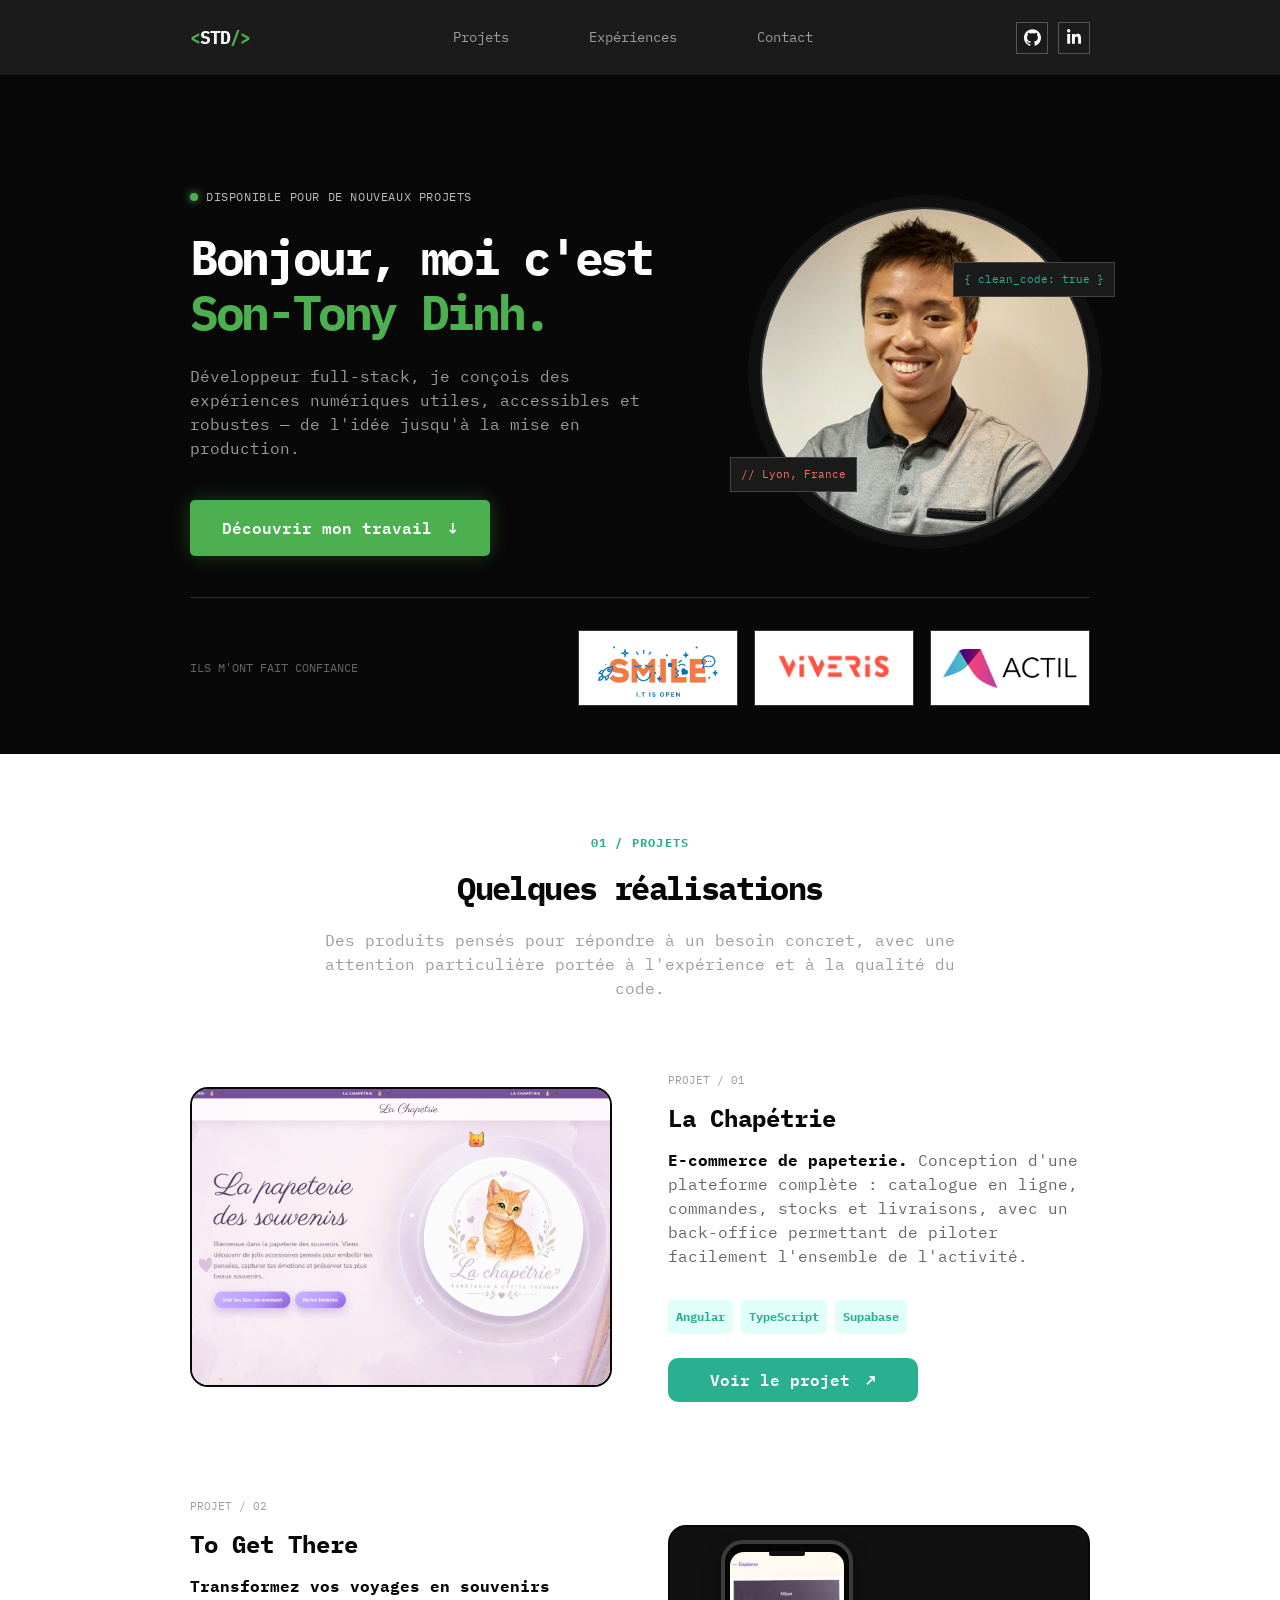
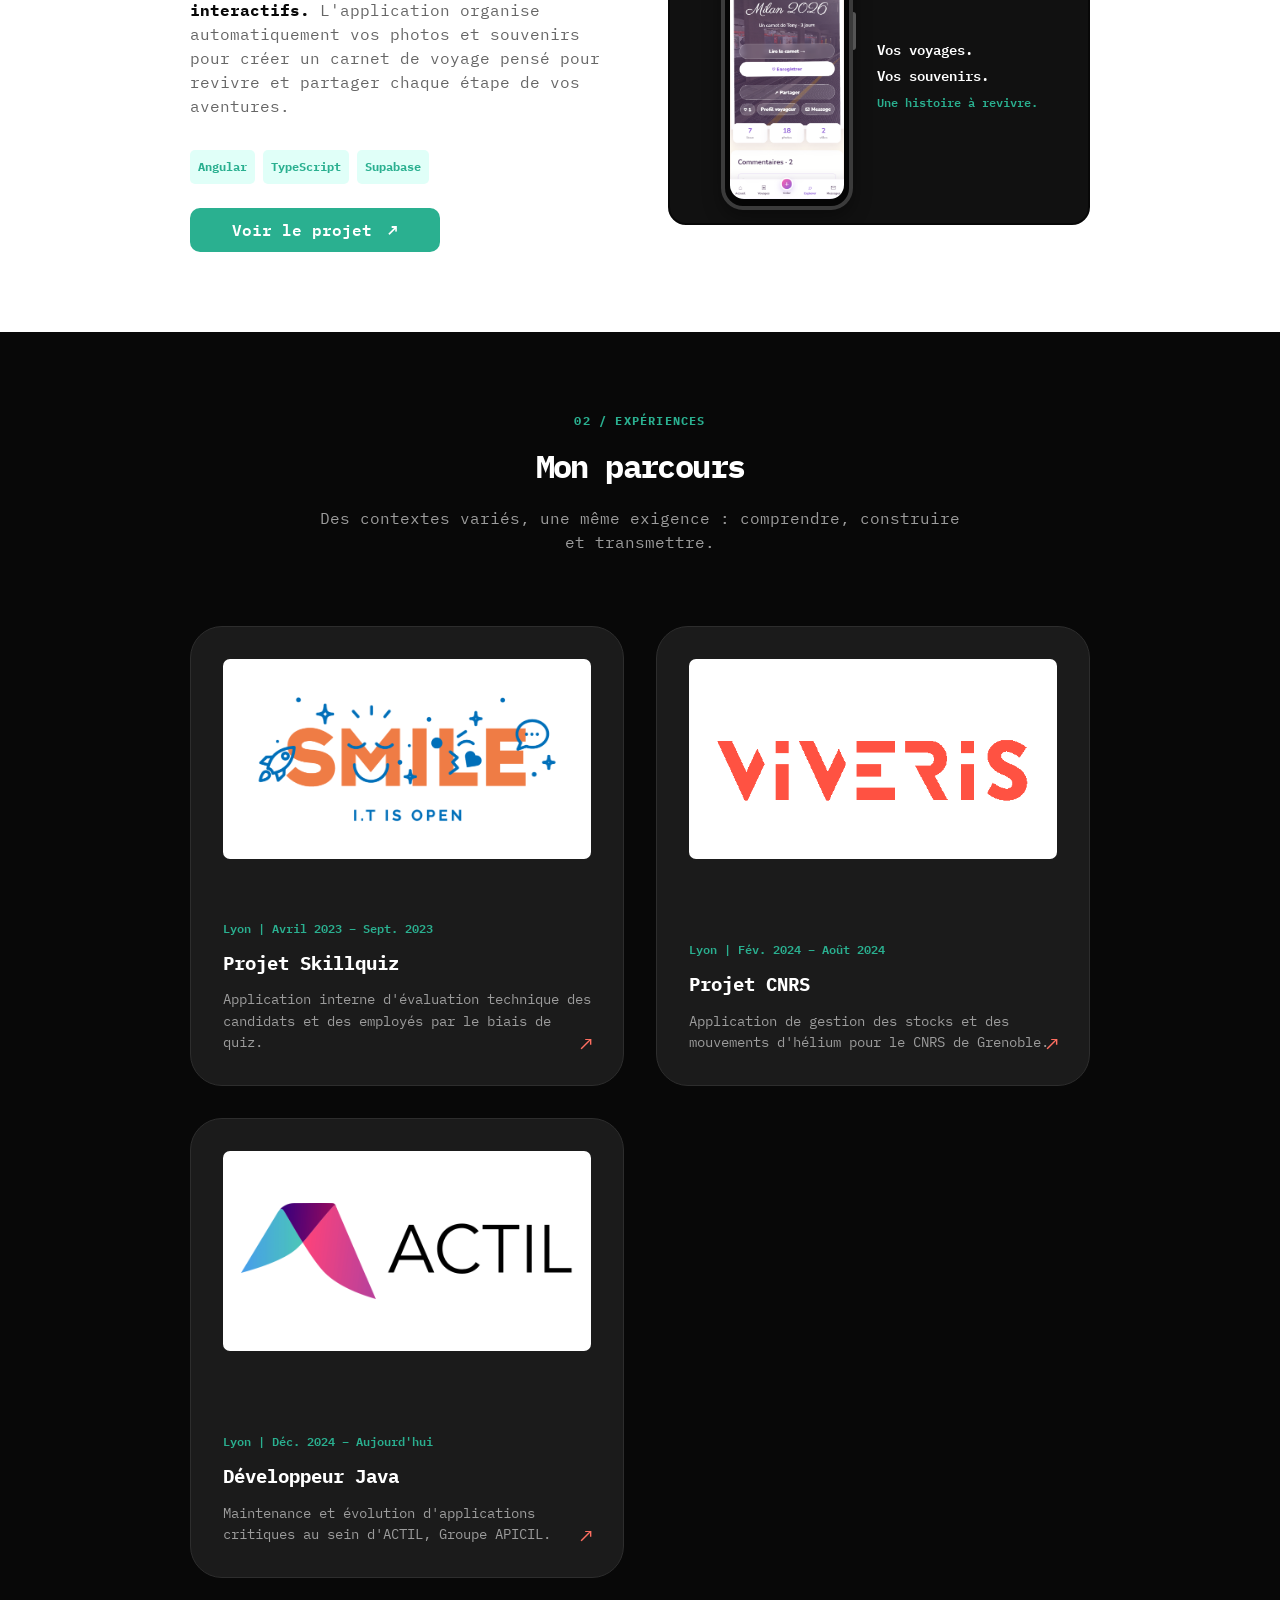
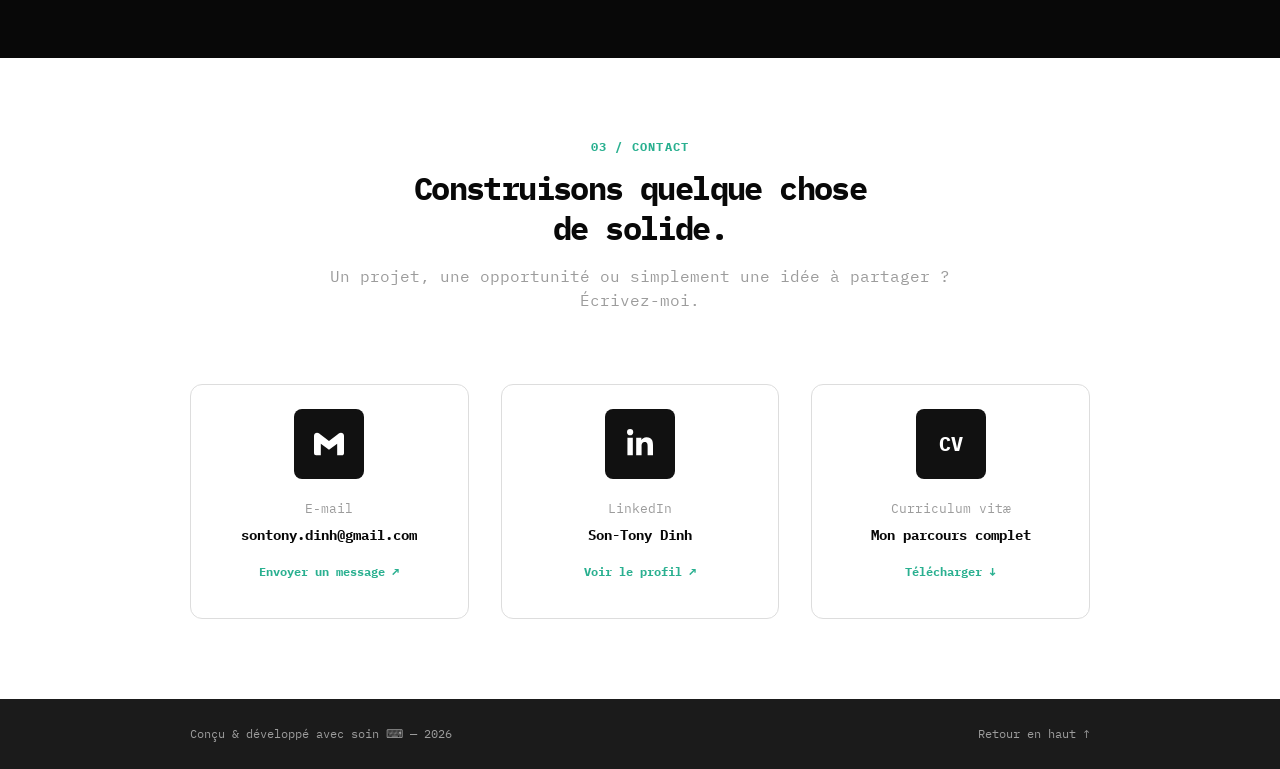
<file: index.html>
<!doctype html>
<html lang="fr">
<head>
  <meta charset="UTF-8">
  <meta name="viewport" content="width=device-width, initial-scale=1.0">
  <meta name="description" content="Portfolio de Son-Tony Dinh, développeur web créatif et rigoureux.">
  <title>Son-Tony Dinh — Développeur</title>
  <link rel="icon" type="image/png" href="images/logoTony.png">
  <link rel="preconnect" href="https://fonts.googleapis.com">
  <link rel="preconnect" href="https://fonts.gstatic.com" crossorigin>
  <link href="https://fonts.googleapis.com/css2?family=IBM+Plex+Mono:ital,wght@0,100;0,200;0,300;0,400;0,500;0,600;0,700;1,400;1,600&display=swap" rel="stylesheet">
  <link rel="stylesheet" href="styles.css">
  <script src="script.js" defer></script>
</head>
<body>
  <a class="skip-link" href="#main">Aller au contenu</a>

  <header class="site-header">
    <nav class="nav container" aria-label="Navigation principale">
      <a class="brand" href="#accueil" aria-label="Retour à l'accueil"><span>&lt;</span>STD<span>/&gt;</span></a>
      <div class="nav-links">
        <a href="#projets">Projets</a>
        <a href="#experiences">Expériences</a>
        <a href="#contact">Contact</a>
      </div>
      <div class="social-links">
        <a href="https://github.com/SonTonyD" target="_blank" rel="noreferrer" aria-label="Profil GitHub de Son-Tony Dinh"><img src="images/github.svg" alt=""></a>
        <a href="https://www.linkedin.com/in/son-tony-dinh-7155b51a2" target="_blank" rel="noreferrer" aria-label="Profil LinkedIn de Son-Tony Dinh"><img src="images/linkedin.svg" alt=""></a>
      </div>
    </nav>
  </header>

  <main id="main">
    <section class="hero" id="accueil">
      <div class="hero-inner container">
        <div class="hero-copy reveal">
          <p class="eyebrow"><span class="status-dot"></span>Disponible pour de nouveaux projets</p>
          <h1>Bonjour, moi c'est<br><span>Son-Tony Dinh.</span></h1>
          <p>Développeur full-stack, je conçois des expériences numériques utiles, accessibles et robustes — de l'idée jusqu'à la mise en production.</p>
          <a class="button button-primary" href="#projets">Découvrir mon travail <span aria-hidden="true">↓</span></a>
        </div>
        <div class="portrait-wrap reveal">
          <img class="portrait" src="images/ProfilePicture.jpg" alt="Portrait de Son-Tony Dinh">
          <span class="code-chip code-chip-top">{ clean_code: true }</span>
          <span class="code-chip code-chip-bottom">// Lyon, France</span>
        </div>
      </div>
      <div class="worked-with container reveal">
        <p>Ils m'ont fait confiance</p>
        <div class="logo-row" aria-label="Entreprises partenaires">
          <div class="company-logo"><img src="images/logo_smile.png" alt="Smile"></div>
          <div class="company-logo"><img src="images/logo_viveris.png" alt="Viveris"></div>
          <div class="company-logo company-logo-actil"><img src="images/logo_actil.png" alt="ACTIL"></div>
        </div>
      </div>
    </section>

    <section class="section projects" id="projets">
      <div class="container">
        <div class="section-heading reveal">
          <p class="section-index">01 / PROJETS</p>
          <h2>Quelques réalisations</h2>
          <p>Des produits pensés pour répondre à un besoin concret, avec une attention particulière portée à l'expérience et à la qualité du code.</p>
        </div>

        <article class="project-row reveal">
          <div class="project-visual project-visual-landscape">
            <img src="images/capture_lachapetrie.png" alt="Capture d'écran du site e-commerce La Chapétrie">
          </div>
          <div class="project-copy">
            <p class="project-number">Projet / 01</p>
            <h3>La Chapétrie</h3>
            <p><strong>E-commerce de papeterie.</strong> Conception d'une plateforme complète : catalogue en ligne, commandes, stocks et livraisons, avec un back-office permettant de piloter facilement l'ensemble de l'activité.</p>
            <div class="tags"><span>Angular</span><span>TypeScript</span><span>Supabase</span></div>
            <a class="button button-accent" href="https://www.xn--lachaptrie-g7a.fr/" target="_blank" rel="noreferrer" aria-label="Visiter le site La Chapétrie">Voir le projet <span aria-hidden="true">↗</span></a>
          </div>
        </article>

        <article class="project-row project-row-reverse reveal">
          <div class="project-visual project-visual-mobile">
            <div class="phone">
              <span class="phone-speaker" aria-hidden="true"></span>
              <img src="images/capture_togetthere.png" alt="Capture d'écran de l'application de carnet de voyage To Get There">
            </div>
            <p class="mobile-caption">Vos voyages.<br>Vos souvenirs.<br><span>Une histoire à revivre.</span></p>
          </div>
          <div class="project-copy">
            <p class="project-number">Projet / 02</p>
            <h3>To Get There</h3>
            <p><strong>Transformez vos voyages en souvenirs interactifs.</strong> L'application organise automatiquement vos photos et souvenirs pour créer un carnet de voyage pensé pour revivre et partager chaque étape de vos aventures.</p>
            <div class="tags"><span>Angular</span><span>TypeScript</span><span>Supabase</span></div>
            <a class="button button-accent" href="https://to-get-there.vercel.app/" target="_blank" rel="noreferrer" aria-label="Visiter l'application To Get There">Voir le projet <span aria-hidden="true">↗</span></a>
          </div>
        </article>
      </div>
    </section>

    <section class="section experience-section" id="experiences">
      <div class="container">
        <div class="section-heading section-heading-dark reveal">
          <p class="section-index">02 / EXPÉRIENCES</p>
          <h2>Mon parcours</h2>
          <p>Des contextes variés, une même exigence : comprendre, construire et transmettre.</p>
        </div>
        <div class="experience-grid">
          <a class="experience-card reveal" href="smile.html">
            <div class="experience-logo"><img src="images/logo_smile.png" alt="Logo Smile"></div>
            <div><p class="date">Lyon | Avril 2023 – Sept. 2023</p><h3>Projet Skillquiz</h3><p>Application interne d'évaluation technique des candidats et des employés par le biais de quiz.</p></div>
            <span class="card-arrow" aria-hidden="true">↗</span>
          </a>
          <a class="experience-card reveal" href="viveris.html">
            <div class="experience-logo experience-logo-alt"><img src="images/logo_viveris.png" alt="Logo Viveris"></div>
            <div><p class="date">Lyon | Fév. 2024 – Août 2024</p><h3>Projet CNRS</h3><p>Application de gestion des stocks et des mouvements d'hélium pour le CNRS de Grenoble.</p></div>
            <span class="card-arrow" aria-hidden="true">↗</span>
          </a>
          <a class="experience-card reveal" href="actil.html">
            <div class="experience-logo experience-logo-actil"><img src="images/logo_actil.png" alt="Logo ACTIL"></div>
            <div><p class="date">Lyon | Déc. 2024 – Aujourd'hui</p><h3>Développeur Java</h3><p>Maintenance et évolution d'applications critiques au sein d'ACTIL, Groupe APICIL.</p></div>
            <span class="card-arrow" aria-hidden="true">↗</span>
          </a>
        </div>
      </div>
    </section>

    <section class="section contact" id="contact">
      <div class="container">
        <div class="section-heading reveal">
          <p class="section-index">03 / CONTACT</p>
          <h2>Construisons quelque chose<br>de solide.</h2>
          <p>Un projet, une opportunité ou simplement une idée à partager ? Écrivez-moi.</p>
        </div>
        <div class="contact-grid">
          <a class="contact-card reveal" href="mailto:sontony.dinh@gmail.com">
            <span class="contact-icon" aria-hidden="true"><img src="images/gmail.svg" alt=""></span><small>E-mail</small><strong>sontony.dinh@gmail.com</strong><span>Envoyer un message ↗</span>
          </a>
          <a class="contact-card reveal" href="https://www.linkedin.com/in/son-tony-dinh-7155b51a2" target="_blank" rel="noreferrer">
            <span class="contact-icon" aria-hidden="true"><img src="images/linkedin.svg" alt=""></span><small>LinkedIn</small><strong>Son-Tony Dinh</strong><span>Voir le profil ↗</span>
          </a>
          <a class="contact-card reveal" href="images/MonCV.pdf" target="_blank" rel="noreferrer">
            <span class="contact-icon" aria-hidden="true">CV</span><small>Curriculum vitæ</small><strong>Mon parcours complet</strong><span>Télécharger ↓</span>
          </a>
        </div>
      </div>
    </section>
  </main>

  <footer><div class="container"><p>Conçu &amp; développé avec soin <span aria-hidden="true">⌨</span> — <span id="current-year"></span></p><a href="#accueil">Retour en haut ↑</a></div></footer>
</body>
</html>
</file>
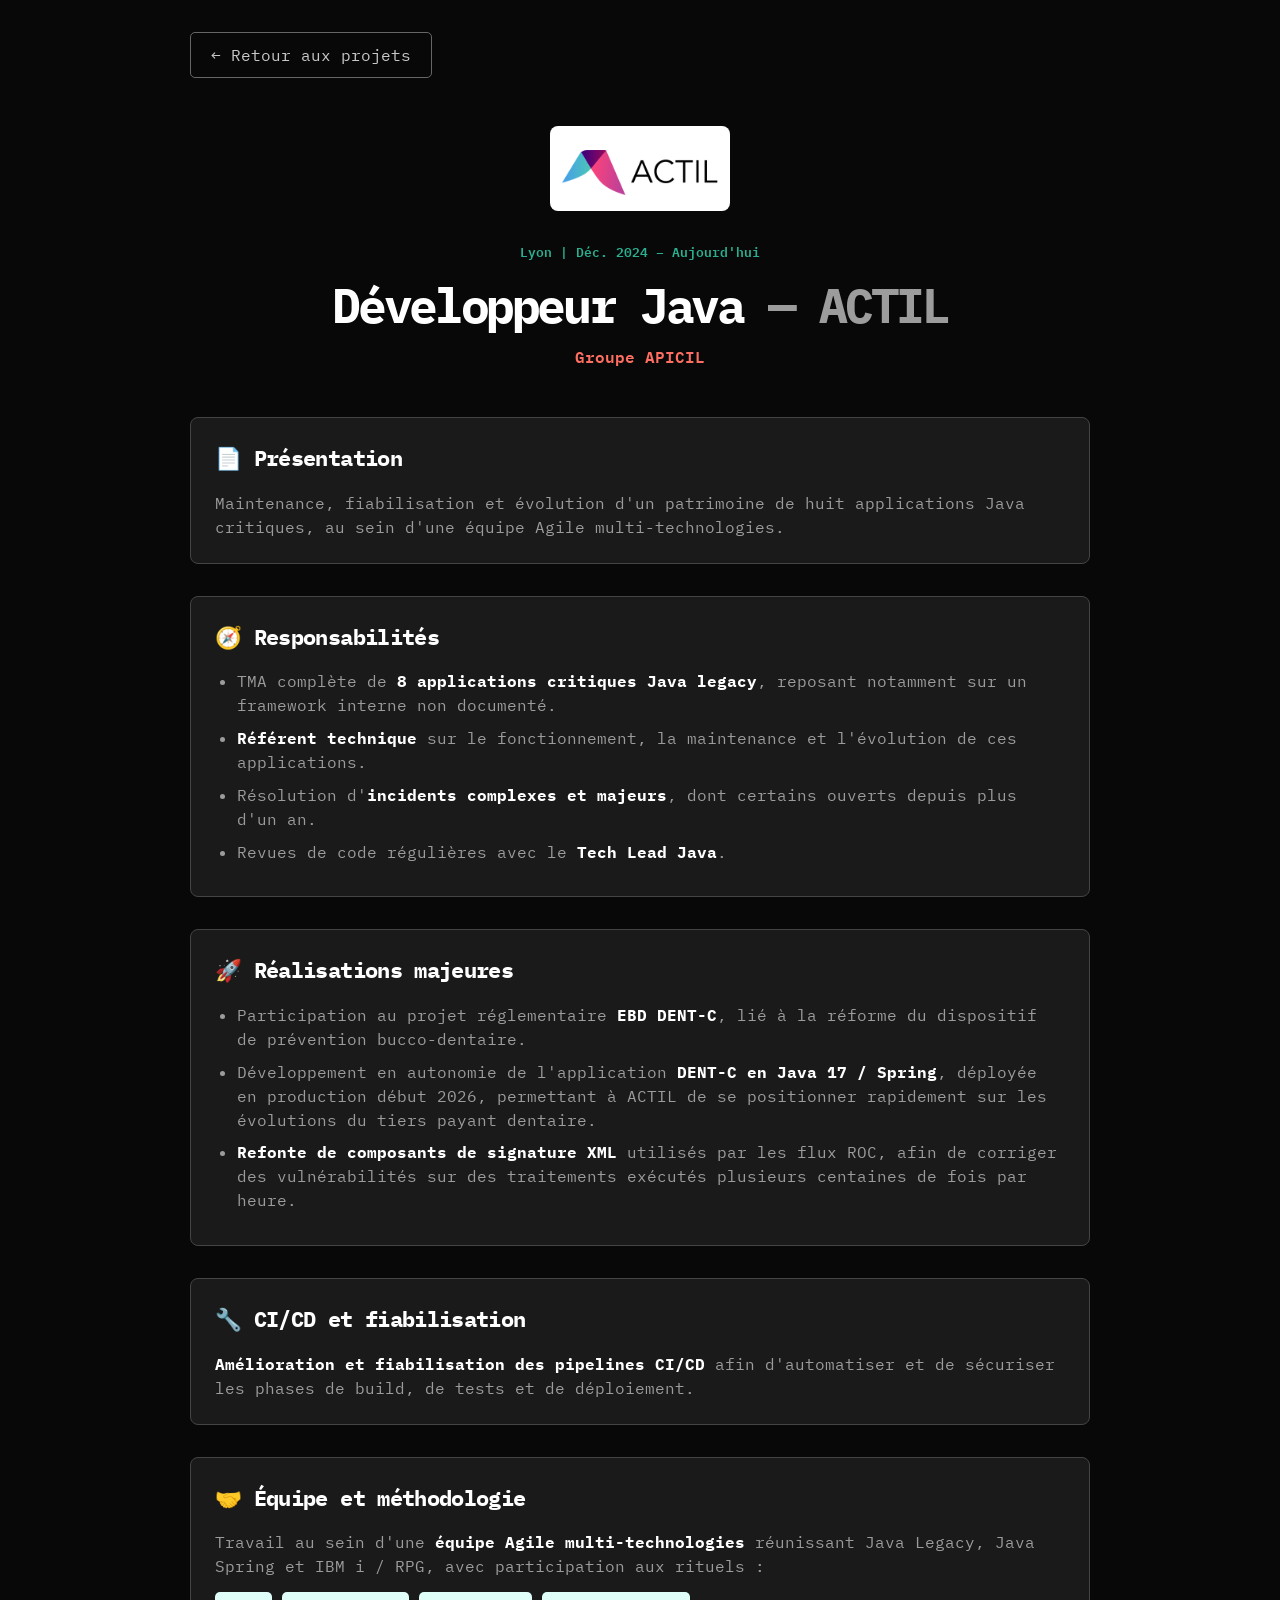
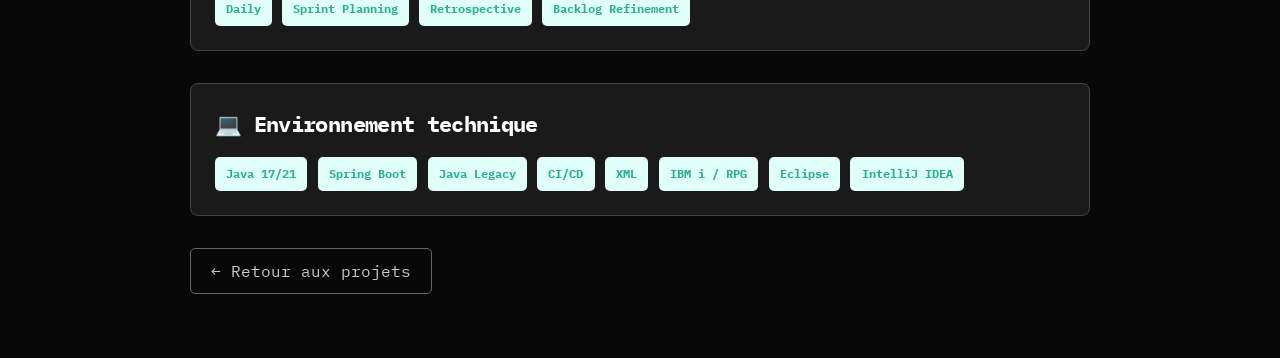
<file: actil.html>
<!doctype html>
<html lang="fr">
<head>
  <meta charset="UTF-8">
  <meta name="viewport" content="width=device-width, initial-scale=1.0">
  <meta name="description" content="Expérience de développeur Java chez ACTIL, Groupe APICIL, par Son-Tony Dinh.">
  <title>Développeur Java — ACTIL | Son-Tony Dinh</title>
  <link rel="icon" type="image/png" href="images/logoTony.png">
  <link rel="preconnect" href="https://fonts.googleapis.com">
  <link rel="preconnect" href="https://fonts.gstatic.com" crossorigin>
  <link href="https://fonts.googleapis.com/css2?family=IBM+Plex+Mono:ital,wght@0,100;0,200;0,300;0,400;0,500;0,600;0,700;1,400;1,600&display=swap" rel="stylesheet">
  <link rel="stylesheet" href="styles.css">
</head>
<body class="detail-page">
  <a class="skip-link" href="#detail-content">Aller au contenu</a>
  <main id="detail-content" class="detail-container">
    <a class="back-button" href="index.html#experiences"><span aria-hidden="true">←</span> Retour aux projets</a>
    <header class="detail-header">
      <div class="detail-company-logo detail-company-logo-actil"><img src="images/logo_actil.png" alt="ACTIL, Groupe APICIL"></div>
      <p class="detail-kicker">Lyon | Déc. 2024 – Aujourd'hui</p>
      <h1>Développeur Java <span>— ACTIL</span></h1>
      <p class="detail-subtitle">Groupe APICIL</p>
    </header>

    <div class="detail-stack">
      <section class="detail-panel">
        <h2><span aria-hidden="true">📄</span> Présentation</h2>
        <p>Maintenance, fiabilisation et évolution d'un patrimoine de huit applications Java critiques, au sein d'une équipe Agile multi-technologies.</p>
      </section>

      <section class="detail-panel">
        <h2><span aria-hidden="true">🧭</span> Responsabilités</h2>
        <ul>
          <li>TMA complète de <strong>8 applications critiques Java legacy</strong>, reposant notamment sur un framework interne non documenté.</li>
          <li><strong>Référent technique</strong> sur le fonctionnement, la maintenance et l'évolution de ces applications.</li>
          <li>Résolution d'<strong>incidents complexes et majeurs</strong>, dont certains ouverts depuis plus d'un an.</li>
          <li>Revues de code régulières avec le <strong>Tech Lead Java</strong>.</li>
        </ul>
      </section>

      <section class="detail-panel">
        <h2><span aria-hidden="true">🚀</span> Réalisations majeures</h2>
        <ul>
          <li>Participation au projet réglementaire <strong>EBD DENT-C</strong>, lié à la réforme du dispositif de prévention bucco-dentaire.</li>
          <li>Développement en autonomie de l'application <strong>DENT-C en Java 17 / Spring</strong>, déployée en production début 2026, permettant à ACTIL de se positionner rapidement sur les évolutions du tiers payant dentaire.</li>
          <li><strong>Refonte de composants de signature XML</strong> utilisés par les flux ROC, afin de corriger des vulnérabilités sur des traitements exécutés plusieurs centaines de fois par heure.</li>
        </ul>
      </section>

      <section class="detail-panel">
        <h2><span aria-hidden="true">🔧</span> CI/CD et fiabilisation</h2>
        <p><strong>Amélioration et fiabilisation des pipelines CI/CD</strong> afin d'automatiser et de sécuriser les phases de build, de tests et de déploiement.</p>
      </section>

      <section class="detail-panel">
        <h2><span aria-hidden="true">🤝</span> Équipe et méthodologie</h2>
        <p>Travail au sein d'une <strong>équipe Agile multi-technologies</strong> réunissant Java Legacy, Java Spring et IBM i / RPG, avec participation aux rituels :</p>
        <ul class="method-list"><li>Daily</li><li>Sprint Planning</li><li>Retrospective</li><li>Backlog Refinement</li></ul>
      </section>

      <section class="detail-panel">
        <h2><span aria-hidden="true">💻</span> Environnement technique</h2>
        <ul class="technology-tags" aria-label="Technologies utilisées">
          <li>Java 17/21</li><li>Spring Boot</li><li>Java Legacy</li><li>CI/CD</li><li>XML</li><li>IBM i / RPG</li><li>Eclipse</li><li>IntelliJ IDEA</li>
        </ul>
      </section>
    </div>
    <a class="back-button detail-back-bottom" href="index.html#experiences"><span aria-hidden="true">←</span> Retour aux projets</a>
  </main>
</body>
</html>
</file>
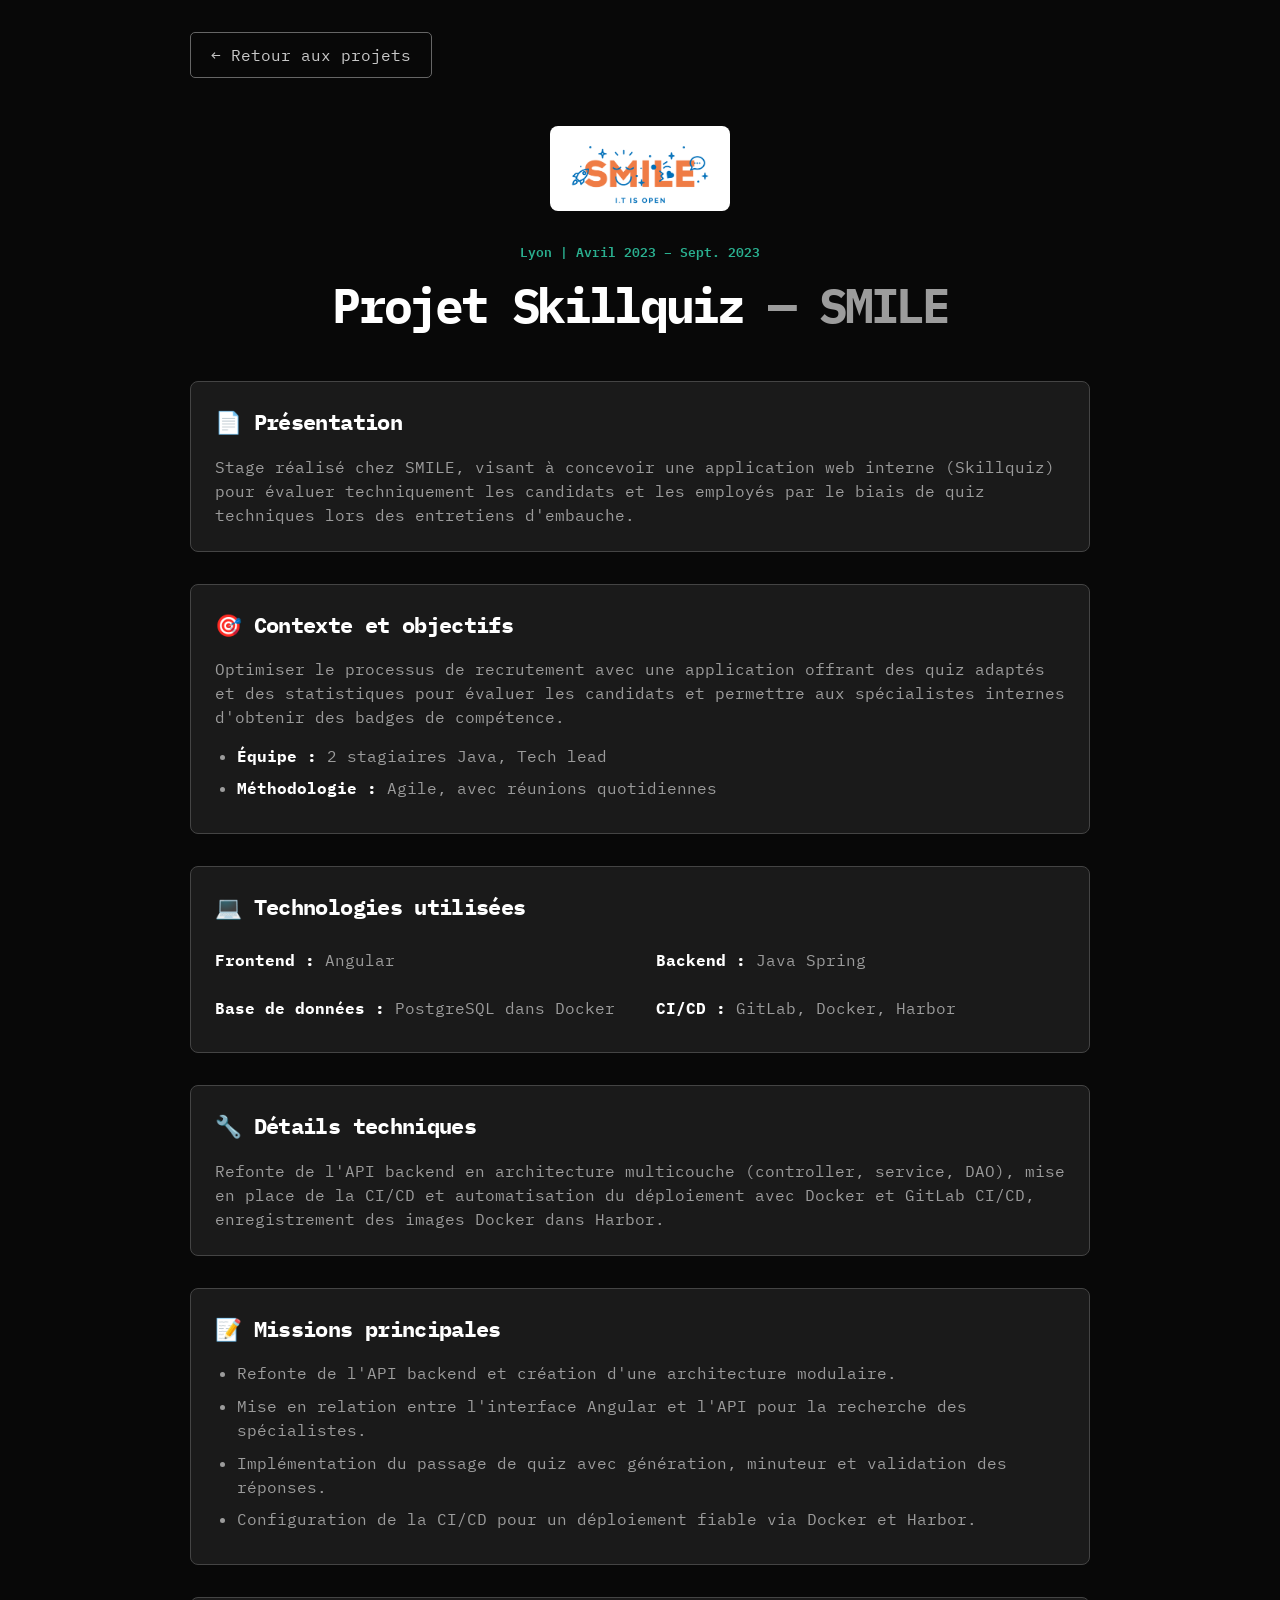
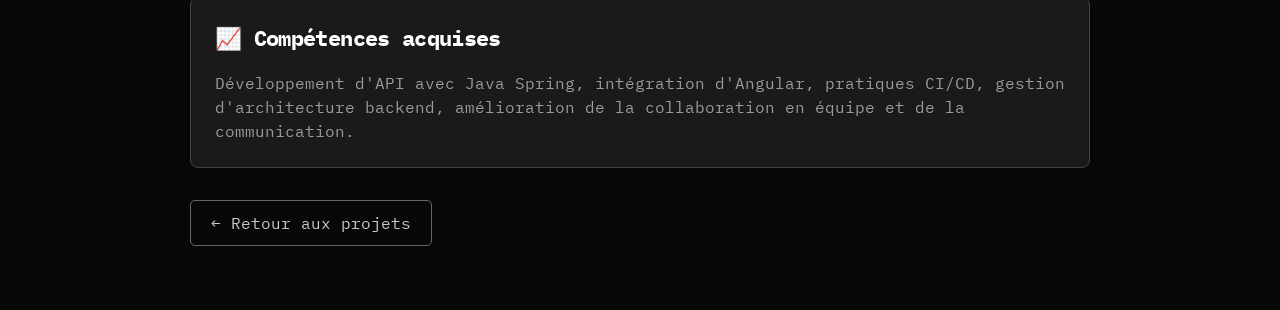
<file: smile.html>
<!doctype html>
<html lang="fr">
<head>
  <meta charset="UTF-8">
  <meta name="viewport" content="width=device-width, initial-scale=1.0">
  <meta name="description" content="Projet Skillquiz réalisé chez Smile par Son-Tony Dinh.">
  <title>Projet Skillquiz — Smile | Son-Tony Dinh</title>
  <link rel="icon" type="image/png" href="images/logoTony.png">
  <link rel="preconnect" href="https://fonts.googleapis.com">
  <link rel="preconnect" href="https://fonts.gstatic.com" crossorigin>
  <link href="https://fonts.googleapis.com/css2?family=IBM+Plex+Mono:ital,wght@0,100;0,200;0,300;0,400;0,500;0,600;0,700;1,400;1,600&display=swap" rel="stylesheet">
  <link rel="stylesheet" href="styles.css">
</head>
<body class="detail-page">
  <a class="skip-link" href="#detail-content">Aller au contenu</a>
  <main id="detail-content" class="detail-container">
    <a class="back-button" href="index.html#experiences"><span aria-hidden="true">←</span> Retour aux projets</a>
    <header class="detail-header">
      <div class="detail-company-logo"><img src="images/logo_smile.png" alt="Smile"></div>
      <p class="detail-kicker">Lyon | Avril 2023 – Sept. 2023</p>
      <h1>Projet Skillquiz <span>— SMILE</span></h1>
    </header>

    <div class="detail-stack">
      <section class="detail-panel"><h2><span aria-hidden="true">📄</span> Présentation</h2><p>Stage réalisé chez SMILE, visant à concevoir une application web interne (Skillquiz) pour évaluer techniquement les candidats et les employés par le biais de quiz techniques lors des entretiens d'embauche.</p></section>
      <section class="detail-panel"><h2><span aria-hidden="true">🎯</span> Contexte et objectifs</h2><p>Optimiser le processus de recrutement avec une application offrant des quiz adaptés et des statistiques pour évaluer les candidats et permettre aux spécialistes internes d'obtenir des badges de compétence.</p><ul><li><strong>Équipe :</strong> 2 stagiaires Java, Tech lead</li><li><strong>Méthodologie :</strong> Agile, avec réunions quotidiennes</li></ul></section>
      <section class="detail-panel"><h2><span aria-hidden="true">💻</span> Technologies utilisées</h2><ul class="tech-list"><li><strong>Frontend :</strong> Angular</li><li><strong>Backend :</strong> Java Spring</li><li><strong>Base de données :</strong> PostgreSQL dans Docker</li><li><strong>CI/CD :</strong> GitLab, Docker, Harbor</li></ul></section>
      <section class="detail-panel"><h2><span aria-hidden="true">🔧</span> Détails techniques</h2><p>Refonte de l'API backend en architecture multicouche (controller, service, DAO), mise en place de la CI/CD et automatisation du déploiement avec Docker et GitLab CI/CD, enregistrement des images Docker dans Harbor.</p></section>
      <section class="detail-panel"><h2><span aria-hidden="true">📝</span> Missions principales</h2><ul><li>Refonte de l'API backend et création d'une architecture modulaire.</li><li>Mise en relation entre l'interface Angular et l'API pour la recherche des spécialistes.</li><li>Implémentation du passage de quiz avec génération, minuteur et validation des réponses.</li><li>Configuration de la CI/CD pour un déploiement fiable via Docker et Harbor.</li></ul></section>
      <section class="detail-panel"><h2><span aria-hidden="true">📈</span> Compétences acquises</h2><p>Développement d'API avec Java Spring, intégration d'Angular, pratiques CI/CD, gestion d'architecture backend, amélioration de la collaboration en équipe et de la communication.</p></section>
    </div>
    <a class="back-button detail-back-bottom" href="index.html#experiences"><span aria-hidden="true">←</span> Retour aux projets</a>
  </main>
</body>
</html>
</file>
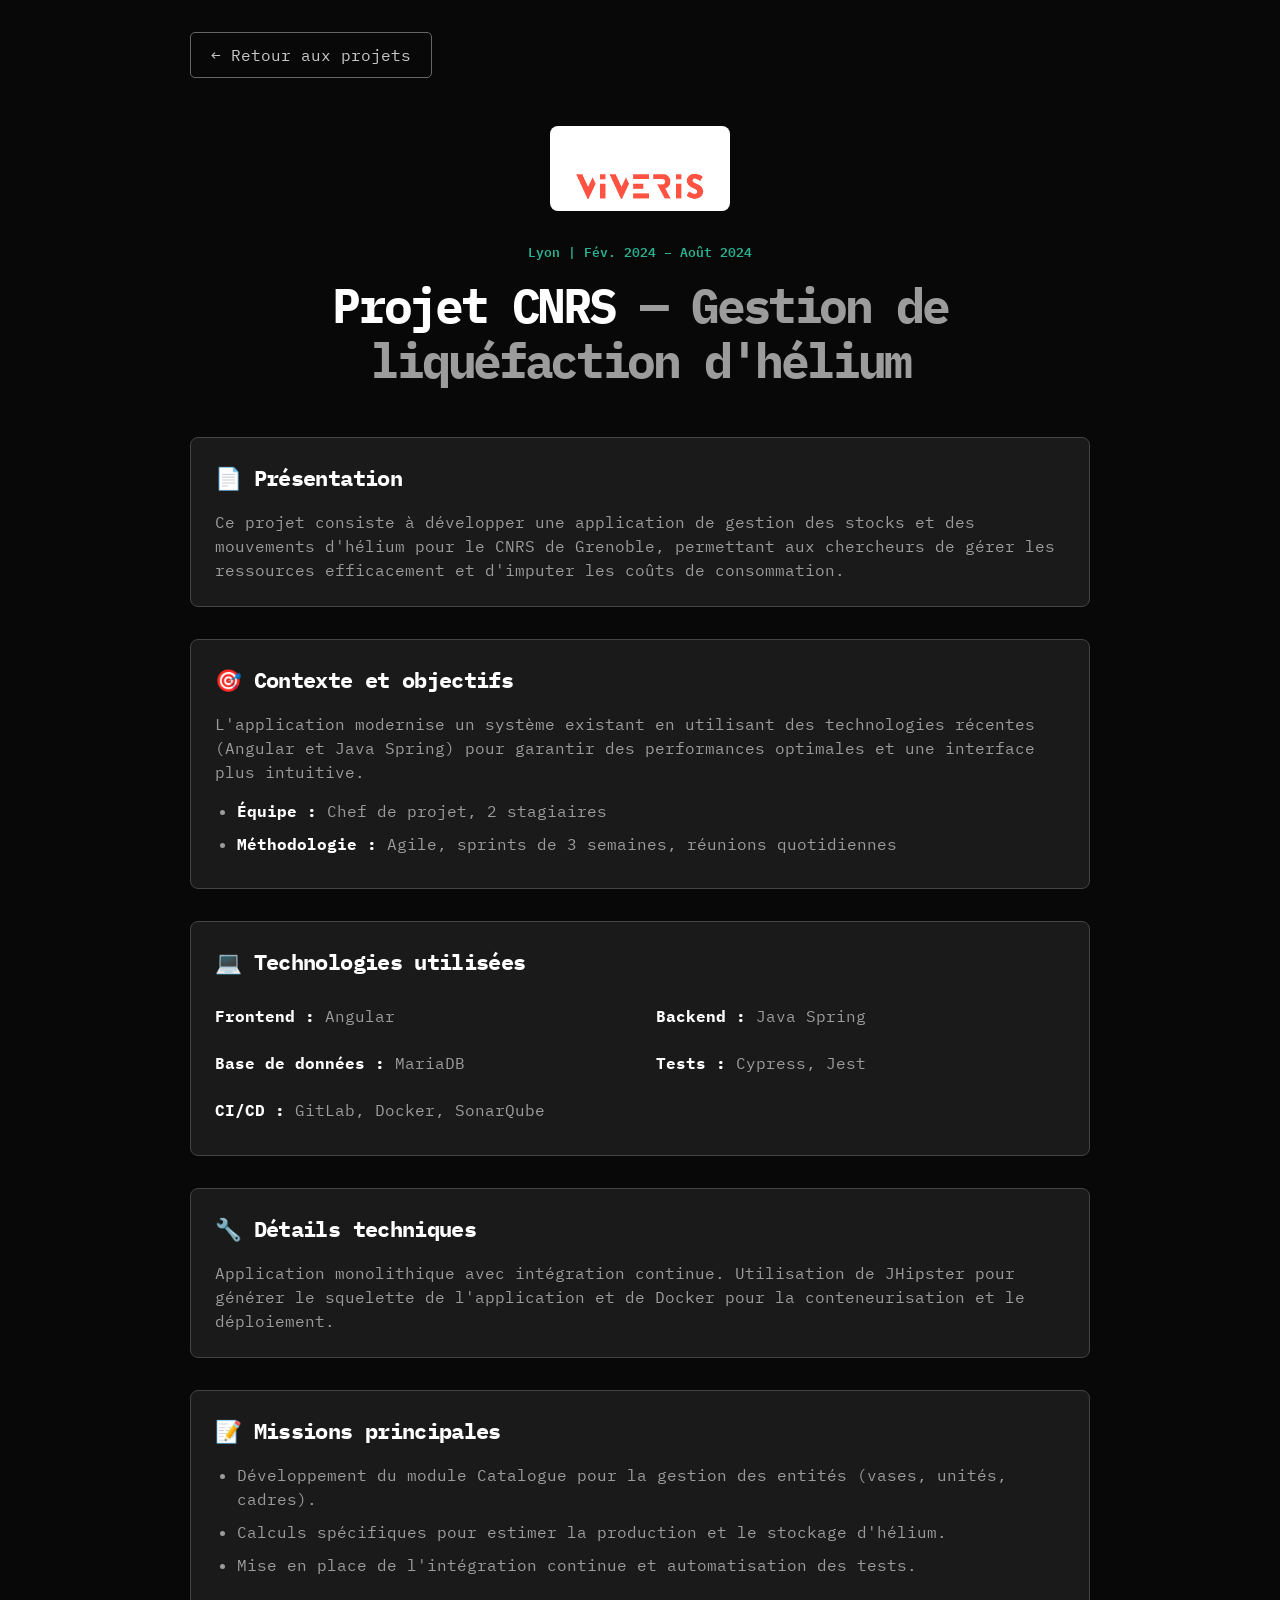
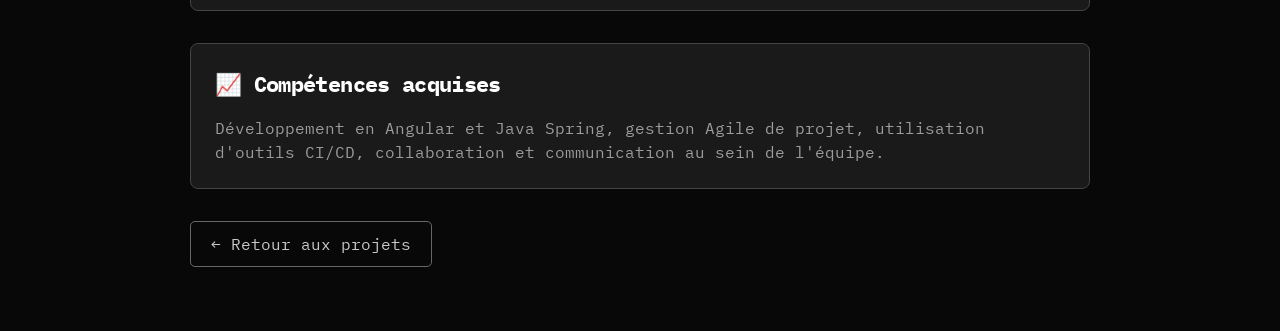
<file: viveris.html>
<!doctype html>
<html lang="fr">
<head>
  <meta charset="UTF-8">
  <meta name="viewport" content="width=device-width, initial-scale=1.0">
  <meta name="description" content="Projet CNRS de gestion de liquéfaction d'hélium réalisé chez Viveris.">
  <title>Projet CNRS — Viveris | Son-Tony Dinh</title>
  <link rel="icon" type="image/png" href="images/logoTony.png">
  <link rel="preconnect" href="https://fonts.googleapis.com">
  <link rel="preconnect" href="https://fonts.gstatic.com" crossorigin>
  <link href="https://fonts.googleapis.com/css2?family=IBM+Plex+Mono:ital,wght@0,100;0,200;0,300;0,400;0,500;0,600;0,700;1,400;1,600&display=swap" rel="stylesheet">
  <link rel="stylesheet" href="styles.css">
</head>
<body class="detail-page">
  <a class="skip-link" href="#detail-content">Aller au contenu</a>
  <main id="detail-content" class="detail-container">
    <a class="back-button" href="index.html#experiences"><span aria-hidden="true">←</span> Retour aux projets</a>
    <header class="detail-header">
      <div class="detail-company-logo detail-company-logo-viveris"><img src="images/logo_viveris.png" alt="Viveris"></div>
      <p class="detail-kicker">Lyon | Fév. 2024 – Août 2024</p>
      <h1>Projet CNRS <span>— Gestion de liquéfaction d'hélium</span></h1>
    </header>

    <div class="detail-stack">
      <section class="detail-panel"><h2><span aria-hidden="true">📄</span> Présentation</h2><p>Ce projet consiste à développer une application de gestion des stocks et des mouvements d'hélium pour le CNRS de Grenoble, permettant aux chercheurs de gérer les ressources efficacement et d'imputer les coûts de consommation.</p></section>
      <section class="detail-panel"><h2><span aria-hidden="true">🎯</span> Contexte et objectifs</h2><p>L'application modernise un système existant en utilisant des technologies récentes (Angular et Java Spring) pour garantir des performances optimales et une interface plus intuitive.</p><ul><li><strong>Équipe :</strong> Chef de projet, 2 stagiaires</li><li><strong>Méthodologie :</strong> Agile, sprints de 3 semaines, réunions quotidiennes</li></ul></section>
      <section class="detail-panel"><h2><span aria-hidden="true">💻</span> Technologies utilisées</h2><ul class="tech-list"><li><strong>Frontend :</strong> Angular</li><li><strong>Backend :</strong> Java Spring</li><li><strong>Base de données :</strong> MariaDB</li><li><strong>Tests :</strong> Cypress, Jest</li><li><strong>CI/CD :</strong> GitLab, Docker, SonarQube</li></ul></section>
      <section class="detail-panel"><h2><span aria-hidden="true">🔧</span> Détails techniques</h2><p>Application monolithique avec intégration continue. Utilisation de JHipster pour générer le squelette de l'application et de Docker pour la conteneurisation et le déploiement.</p></section>
      <section class="detail-panel"><h2><span aria-hidden="true">📝</span> Missions principales</h2><ul><li>Développement du module Catalogue pour la gestion des entités (vases, unités, cadres).</li><li>Calculs spécifiques pour estimer la production et le stockage d'hélium.</li><li>Mise en place de l'intégration continue et automatisation des tests.</li></ul></section>
      <section class="detail-panel"><h2><span aria-hidden="true">📈</span> Compétences acquises</h2><p>Développement en Angular et Java Spring, gestion Agile de projet, utilisation d'outils CI/CD, collaboration et communication au sein de l'équipe.</p></section>
    </div>
    <a class="back-button detail-back-bottom" href="index.html#experiences"><span aria-hidden="true">←</span> Retour aux projets</a>
  </main>
</body>
</html>
</file>
<file: styles.css>
:root{--dark:#080808;--surface:#1b1b1b;--hover:#222;--white:#fff;--text:#080808;--muted:#9c9c9c;--primary:#4caf50;--primary-hover:#45a049;--accent:#2ab090;--accent-soft:#e0fff8;--interaction:#ff6f61;--font:"IBM Plex Mono",monospace;--width:900px;--transition:300ms ease}
*{box-sizing:border-box}html{scroll-behavior:smooth}body{margin:0;font-family:var(--font);font-size:16px;line-height:1.5;color:var(--text);background:var(--dark)}a{color:inherit;text-decoration:none}button{font:inherit}.container{width:min(calc(100% - 40px),var(--width));margin-inline:auto}.skip-link{position:fixed;z-index:100;top:8px;left:8px;padding:10px 16px;background:var(--white);transform:translateY(-150%)}.skip-link:focus{transform:none}.site-header{height:75px;background:var(--surface);display:flex;align-items:center;position:relative;z-index:10}.nav{display:flex;align-items:center;justify-content:space-between;height:100%}.brand{font-size:1.15rem;font-weight:700;color:var(--white);letter-spacing:-1px}.brand span{color:var(--primary)}.nav-links{display:flex;gap:5rem}.nav-links a{color:var(--muted);font-size:.85rem;transition:var(--transition)}.nav-links a:hover,.nav-links a:focus-visible{color:var(--interaction);transform:scale(1.1)}.social-links{display:flex;gap:10px}.social-links a{display:grid;place-items:center;width:32px;height:32px;color:var(--white);border:1px solid #555;font-size:.72rem;font-weight:700;transition:var(--transition)}.social-links a:hover,.social-links a:focus-visible{border-color:var(--interaction);color:var(--interaction);transform:scale(1.1)}
.hero{background:var(--dark);color:var(--white);padding:4.5rem 0 3rem}.hero-inner{min-height:450px;display:flex;align-items:center;justify-content:space-between;gap:3rem}.hero-copy{max-width:500px}.eyebrow{font-size:.75rem;color:#bbb;text-transform:uppercase;letter-spacing:.05em}.status-dot{display:inline-block;width:8px;height:8px;margin-right:8px;border-radius:50%;background:var(--primary);box-shadow:0 0 9px var(--primary)}h1,h2,h3,p{margin-top:0}h1{font-size:clamp(2.5rem,5vw,3rem);line-height:1.15;letter-spacing:-.07em;margin:1.5rem 0}h1 span{color:var(--primary)}.hero-copy>p:not(.eyebrow){color:var(--muted);max-width:480px}.button{min-height:44px;display:inline-flex;align-items:center;justify-content:center;gap:16px;font-weight:600;transition:var(--transition)}.button-primary{width:min(100%,300px);padding:1rem 2rem;margin-top:1.5rem;color:#fff;background:var(--primary);border-radius:5px;box-shadow:0 0 20px rgba(76,175,80,.3)}.button-primary:hover,.button-primary:focus-visible{background:var(--primary-hover);transform:scale(1.05);box-shadow:0 0 30px rgba(76,175,80,.5)}.portrait-wrap{width:330px;height:330px;position:relative;flex:none}.portrait-placeholder{width:100%;height:100%;border-radius:50%;border:2px solid #333;background:#141414;display:grid;place-content:center;text-align:center;box-shadow:0 0 0 12px #101010}.portrait-placeholder span{font-size:5rem;font-weight:700;color:#333}.portrait-placeholder small{color:#666}.code-chip{position:absolute;padding:8px 10px;border:1px solid #444;background:var(--surface);font-size:.7rem;color:var(--accent)}.code-chip-top{right:-25px;top:55px}.code-chip-bottom{left:-30px;bottom:45px;color:var(--interaction)}.worked-with{border-top:1px solid #2b2b2b;padding-top:2rem;display:flex;align-items:center;justify-content:space-between}.worked-with>p{margin:0;color:#666;font-size:.75rem;text-transform:uppercase}.logo-row{display:flex;gap:1rem}.company-logo{width:150px;height:55px;display:grid;place-items:center;border:1px solid #333;color:#777;font-weight:700;letter-spacing:.12em}
.section{padding-block:5rem}.projects,.contact{background:var(--white)}.section-heading{text-align:center;max-width:650px;margin:0 auto 4.5rem}.section-index{font-size:.75rem;font-weight:700;color:var(--accent);letter-spacing:.1em}.section-heading h2{font-size:2rem;letter-spacing:-.05em;margin-bottom:1rem}.section-heading>p:last-child{color:var(--muted)}.project-row{display:grid;grid-template-columns:1fr 1fr;gap:3.5rem;align-items:center;margin-bottom:6rem}.project-row:last-child{margin-bottom:0}.project-row-reverse .project-visual{order:2}.project-visual{height:300px;border:2px solid #080808;border-radius:18px;background:#efefef;overflow:hidden;position:relative}.visual-dashboard{padding:30px;background:#dffff7}.mock-browser{position:absolute;inset:0 0 auto;height:28px;background:#111;padding-left:10px;display:flex;align-items:center;gap:5px}.mock-browser i{width:6px;height:6px;border-radius:50%;background:#666}.mock-sidebar{position:absolute;left:22px;top:50px;bottom:20px;width:62px;background:#151515;border-radius:7px}.mock-content{position:absolute;left:104px;right:22px;top:52px;bottom:20px}.mock-content span{display:block;width:60%;height:24px;background:#111;margin-bottom:26px}.mock-content b{display:inline-block;width:29%;height:115px;background:#fff;margin-right:3%;border:1px solid #111;vertical-align:top}.visual-mobile{background:#111;color:#fff;display:flex;align-items:center;justify-content:space-around;padding:22px}.phone{width:120px;height:245px;background:white;border:5px solid #333;border-radius:18px;color:#111;padding:32px 10px 10px;position:relative}.phone-notch{position:absolute;top:5px;left:38px;width:36px;height:7px;background:#222;border-radius:6px}.phone span{font-weight:700}.phone b{display:block;height:38px;background:#e0fff8;margin-top:14px}.phone button{border:0;background:var(--accent);color:#fff;width:100%;margin-top:12px;padding:7px;font-size:.6rem}.mobile-caption{font-weight:700;line-height:1.8}.project-copy{display:flex;flex-direction:column;align-items:flex-start}.project-number{font-size:.7rem;text-transform:uppercase;color:var(--muted)}.project-copy h3{font-size:1.5rem;margin-bottom:.75rem}.project-copy>p:not(.project-number){color:#666}.tags{display:flex;flex-wrap:wrap;gap:.5rem;margin:1rem 0 1.5rem}.tags span{background:var(--accent-soft);color:var(--accent);font-weight:700;font-size:.75rem;padding:.5rem;border-radius:5px}.button-accent{width:250px;padding:.6rem 1rem;color:white;background:var(--accent);border-radius:10px}.button-accent:hover,.button-accent:focus-visible{transform:translateY(-3px);box-shadow:0 6px 12px rgba(42,176,144,.3)}
.experience-section{background:var(--dark);color:white}.section-heading-dark h2{color:#fff}.experience-grid{display:grid;grid-template-columns:1fr 1fr;gap:2rem}.experience-card{position:relative;min-height:460px;padding:2rem;border:1px solid #2d2d2d;border-radius:32px;background:var(--surface);display:flex;flex-direction:column;justify-content:space-between;transition:var(--transition)}.experience-card:hover,.experience-card:focus-visible{transform:translateY(-10px);background:var(--hover);box-shadow:0 8px 16px rgba(0,0,0,.3);border-color:#555}.experience-logo{height:180px;border-radius:7px;background:#fff;color:#111;display:grid;place-items:center;font-size:2rem;font-weight:700;letter-spacing:.08em}.experience-logo span{color:var(--interaction)}.experience-logo-alt{color:#173a6b}.experience-logo-alt span{color:var(--primary)}.date{color:var(--accent);font-size:.75rem;font-weight:600;margin-top:1.5rem}.experience-card h3{margin-bottom:.7rem}.experience-card div>p:last-child{color:var(--muted);font-size:.9rem;margin:0}.card-arrow{position:absolute;right:30px;bottom:25px;color:var(--interaction);font-size:1.3rem}
.contact .section-heading h2{line-height:1.25}.contact-grid{display:grid;grid-template-columns:repeat(3,1fr);gap:2rem}.contact-card{min-height:235px;border:1px solid #ddd;border-radius:12px;padding:1.5rem;display:flex;flex-direction:column;align-items:center;text-align:center;transition:var(--transition)}.contact-card:hover,.contact-card:focus-visible{transform:translateY(-3px);box-shadow:0 4px 8px rgba(0,0,0,.2);border-color:var(--accent)}.contact-icon{width:70px;height:70px;margin-bottom:1.25rem;background:#111;color:#fff;display:grid;place-items:center;font-size:1.25rem;font-weight:700;border-radius:8px}.contact-card small{color:var(--muted)}.contact-card strong{font-size:.85rem;margin:.35rem 0 1.1rem;word-break:break-word}.contact-card>span:last-child{color:var(--accent);font-size:.72rem;font-weight:700}footer{min-height:70px;background:var(--surface);color:var(--muted);font-size:.75rem}footer .container{min-height:70px;display:flex;align-items:center;justify-content:space-between}footer p{margin:0}footer a:hover{color:var(--interaction)}
.portrait{width:100%;height:100%;display:block;border-radius:50%;border:2px solid #333;object-fit:cover;box-shadow:0 0 0 12px #101010}.logo-row{min-height:76px;align-items:center}.company-logo{width:160px;height:76px;flex:none;background:#fff;padding:12px;overflow:visible}.company-logo img{display:block;width:auto;height:auto;max-width:100%;max-height:100%;object-fit:scale-down}.company-logo:first-child{padding:10px 12px}.company-logo:nth-child(2){padding:16px 18px}.company-logo-actil{padding:18px 12px;overflow:hidden}.experience-logo{height:200px;padding:24px;overflow:visible}.experience-logo img{display:block;width:auto;height:auto;max-width:100%;max-height:100%;margin:auto;object-fit:scale-down}.experience-logo:first-child{padding:18px}.experience-logo-alt{padding:34px}.experience-logo-actil{padding:38px 24px;overflow:hidden}
.project-visual img{display:block;width:100%;height:100%}.project-visual-landscape img{object-fit:cover;object-position:top center}.project-visual-mobile{display:flex;align-items:center;justify-content:center;background:#111;padding:12px}.project-visual-mobile .phone{position:relative;width:132px;height:270px;padding:8px 5px 7px;border:4px solid #3b3b3b;border-radius:22px;background:#050505;box-shadow:0 8px 18px rgba(0,0,0,.35)}.project-visual-mobile .phone::after{content:"";position:absolute;right:-7px;top:68px;width:3px;height:38px;border-radius:0 3px 3px 0;background:#555}.project-visual-mobile .phone-speaker{position:absolute;z-index:2;top:7px;left:50%;width:36px;height:5px;border-radius:5px;background:#111;transform:translateX(-50%)}.project-visual-mobile .phone img{width:100%;height:100%;border-radius:14px;object-fit:cover;object-position:top center}.project-copy>p strong{color:var(--text)}
.project-visual-mobile .mobile-caption{margin:0 0 0 24px;color:#fff;font-size:.9rem;font-weight:600;line-height:1.8;text-align:left}.project-visual-mobile .mobile-caption span{color:var(--accent);font-size:.72rem}
:focus-visible{outline:3px solid var(--interaction);outline-offset:4px}.reveal{opacity:0;transform:translateY(24px);transition:opacity 600ms ease,transform 600ms ease}.reveal.visible{opacity:1;transform:none}
@media(min-width:769px){.logo-row .company-logo:nth-child(2){position:relative;overflow:hidden}.logo-row .company-logo:nth-child(2) img{position:absolute;inset:50% auto auto 50%;width:118px;height:auto;max-width:none;max-height:none;transform:translate(-50%,-50%)}}
@media(max-width:1024px){.hero-inner{flex-direction:column-reverse;text-align:center}.hero-copy{display:flex;flex-direction:column;align-items:center}.portrait-wrap{width:290px;height:290px}.worked-with{margin-top:4rem;flex-direction:column;gap:1rem}.project-row{grid-template-columns:1fr;justify-items:center;text-align:center;border-bottom:1px solid #ccc;padding-bottom:4rem}.project-row:last-child{border:0}.project-row-reverse .project-visual{order:0}.project-copy{align-items:center;max-width:65%}.project-visual{width:min(100%,400px)}}
@media(max-width:768px){.site-header{height:64px}.nav-links{display:none}.hero{padding-top:3rem}.experience-grid{grid-template-columns:1fr;padding-inline:10px}.logo-row{flex-wrap:wrap;justify-content:center}.company-logo{width:125px}.code-chip{display:none}}
@media(max-width:640px){.container{width:min(calc(100% - 32px),var(--width))}.hero-inner{min-height:auto}.portrait-wrap{width:240px;height:240px}h1{font-size:2.25rem}.section{padding-block:4rem}.section-heading{margin-bottom:3rem}.project-copy{max-width:100%}.project-row{gap:2rem;margin-bottom:4rem}.project-visual{width:min(100%,311px);height:233px}.mobile-caption{display:none}.experience-card{min-height:430px;padding:1.4rem}.contact-grid{grid-template-columns:1fr}.contact-card{min-height:210px}.worked-with{align-items:center}.logo-row{width:100%}.company-logo{flex:1;min-width:100px}footer .container{padding-block:1rem;flex-direction:column;justify-content:center;gap:.5rem;text-align:center}}
@media(prefers-reduced-motion:reduce){html{scroll-behavior:auto}*,*::before,*::after{transition-duration:.01ms!important;animation-duration:.01ms!important}.reveal{opacity:1;transform:none}}
.social-links img{display:block;width:17px;height:17px;object-fit:contain}.contact-icon img{display:block;width:30px;height:30px;object-fit:contain}

/* Pages de détail des expériences */
.detail-page{min-height:100vh;background:var(--dark);color:var(--muted)}.detail-container{width:min(calc(100% - 40px),var(--width));margin-inline:auto;padding:2rem 0 4rem}.back-button{min-height:44px;display:inline-flex;align-items:center;gap:.65rem;padding:10px 20px;border:1px solid #666;border-radius:5px;color:#c8c8c8;transition:var(--transition)}.back-button:hover,.back-button:focus-visible{color:#fff;background:#444;border-color:#777}.detail-header{padding:3rem 0;text-align:center}.detail-company-logo{width:180px;height:85px;margin:0 auto 2rem;padding:14px;background:#fff;border-radius:8px;display:grid;place-items:center}.detail-company-logo img{display:block;max-width:100%;max-height:100%;object-fit:contain}.detail-company-logo-viveris{padding:22px}.detail-company-logo-actil{padding:24px 12px}.detail-kicker{margin-bottom:1rem;color:var(--accent);font-size:.8rem;font-weight:600}.detail-header h1{margin:0;color:#fff}.detail-header h1 span{color:var(--muted)}.detail-subtitle{margin:.75rem 0 0;color:var(--interaction);font-weight:600}.detail-stack{display:grid;gap:2rem}.detail-panel{padding:1.5rem;border:1px solid #444;border-radius:8px;background:#1a1a1a}.detail-panel h2{margin-bottom:1rem;color:#fff;font-size:1.35rem;letter-spacing:-.03em}.detail-panel h2>span{font-size:1em}.detail-panel p{margin-bottom:0}.detail-panel ul{margin:.9rem 0 0;padding-left:1.4rem}.detail-panel li{margin:.55rem 0}.detail-panel strong{color:#fff}.tech-list{display:grid;grid-template-columns:1fr 1fr;gap:.35rem 2rem;list-style:none;padding-left:0!important}.method-list{display:flex;flex-wrap:wrap;gap:.6rem;list-style:none;padding-left:0!important}.method-list li,.technology-tags li{margin:0;padding:.5rem .7rem;border-radius:5px;background:var(--accent-soft);color:var(--accent);font-size:.75rem;font-weight:700}.technology-tags{display:flex;flex-wrap:wrap;gap:.65rem;list-style:none;padding-left:0!important}.detail-back-bottom{margin-top:2rem}@media(max-width:640px){.detail-container{width:min(calc(100% - 30px),var(--width));padding-top:1.25rem}.detail-header{padding:2.5rem 0}.detail-header h1{font-size:2rem}.detail-panel{padding:1.1rem}.detail-panel h2{font-size:1.1rem}.tech-list{grid-template-columns:1fr}}
</file>
